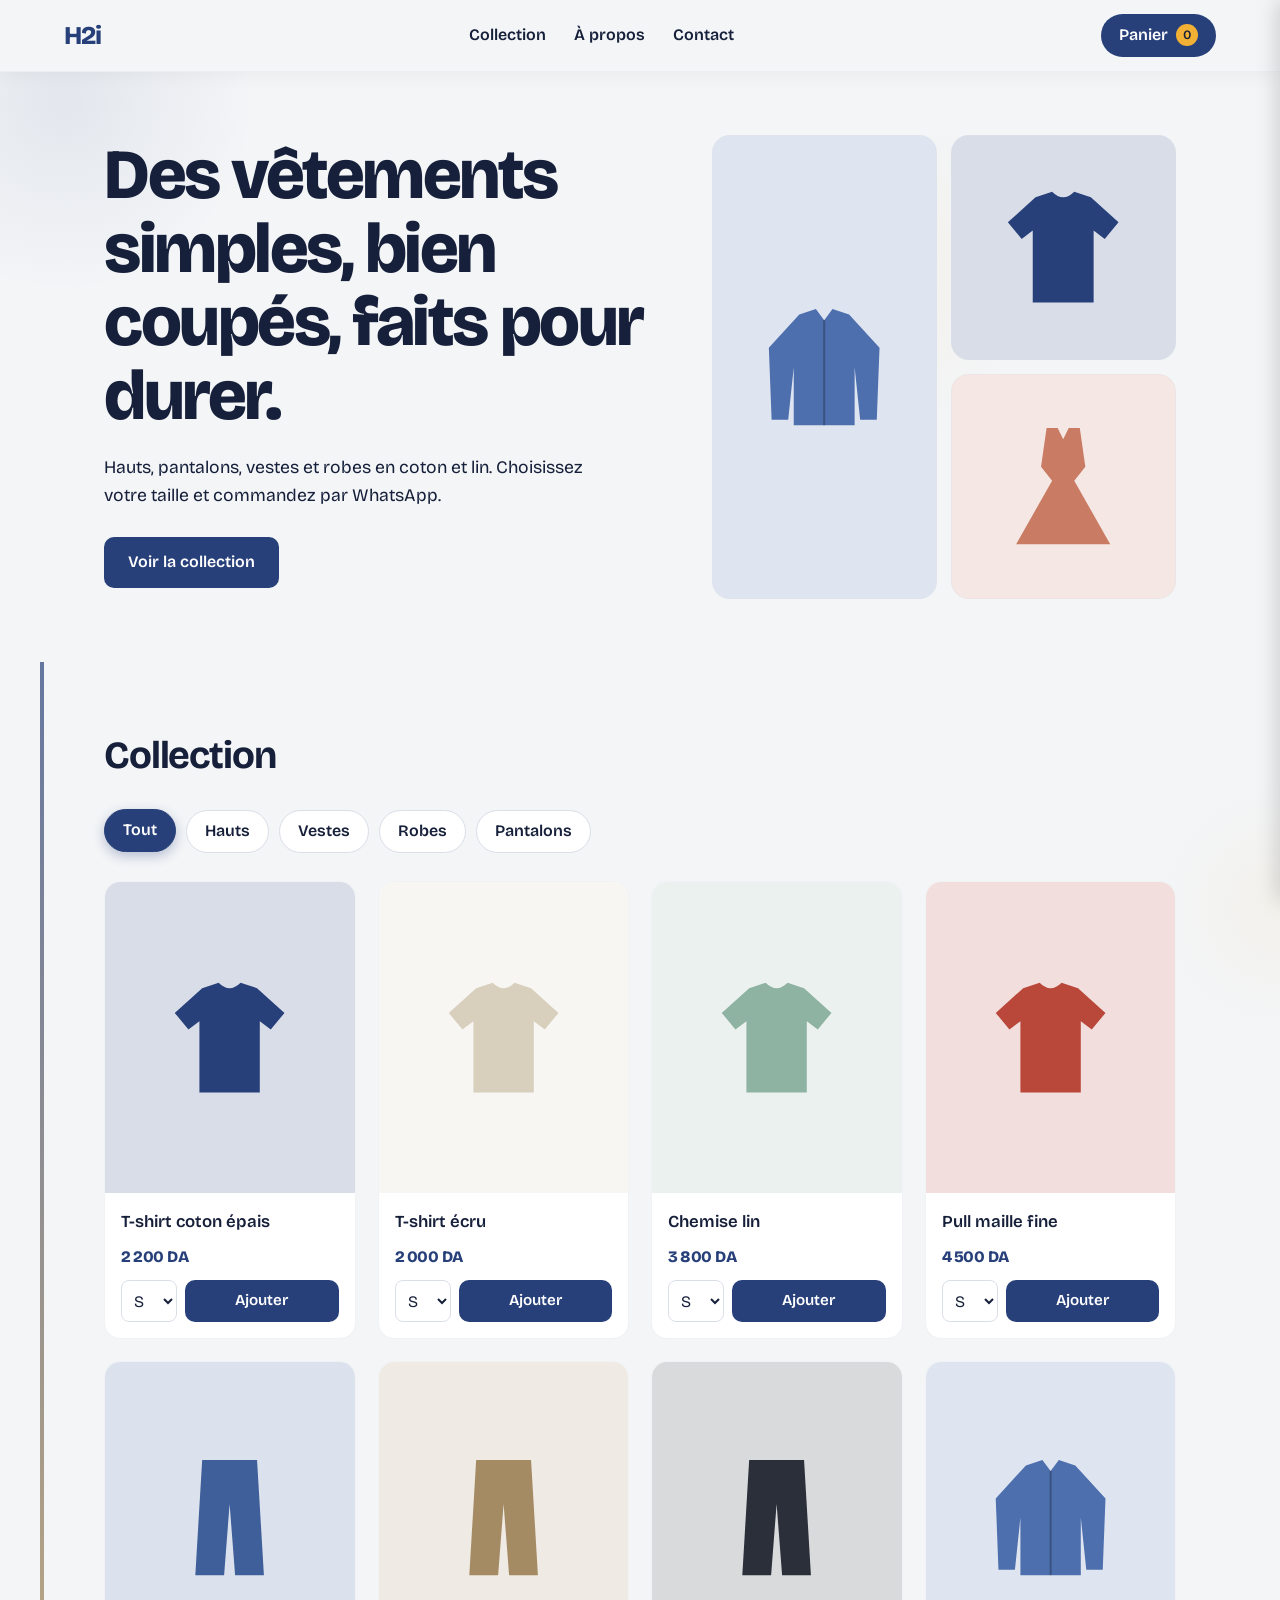
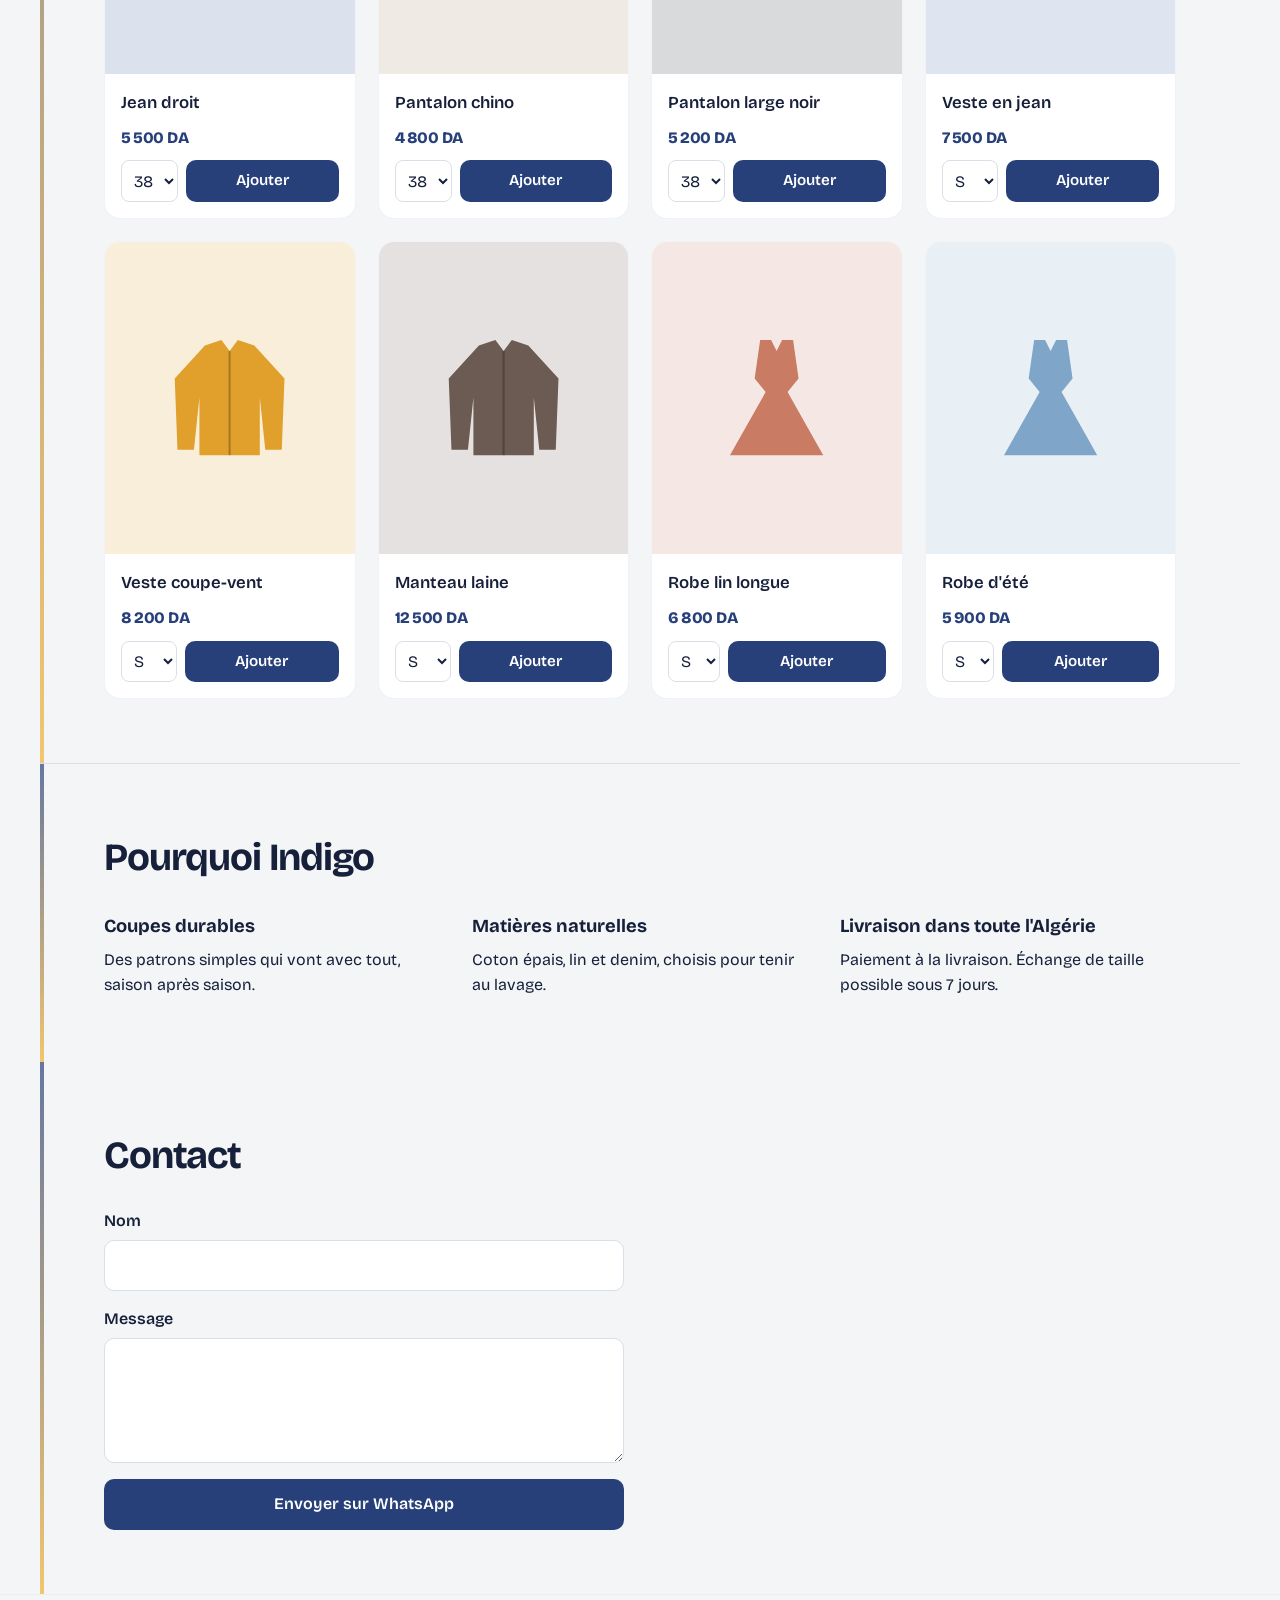
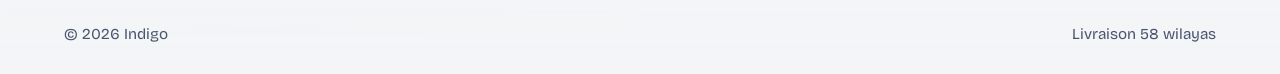
<file: index.html>
<!DOCTYPE html>
<html lang="fr">
<head>
<meta charset="UTF-8">
<meta name="viewport" content="width=device-width, initial-scale=1">
<title>Indigo – Boutique de vêtements</title>
<meta name="description" content="Vêtements simples et bien coupés pour homme et femme. Commande par WhatsApp.">
<link rel="preconnect" href="https://fonts.googleapis.com">
<link rel="preconnect" href="https://fonts.gstatic.com" crossorigin>
<link href="https://fonts.googleapis.com/css2?family=Bricolage+Grotesque:wght@400;600;800&display=swap" rel="stylesheet">
<link rel="stylesheet" href="style.css">
</head>
<body>

<header class="header" id="header">
  <a href="#top" class="logo">H2i</a>
  <nav id="nav" class="nav">
    <a href="#collection">Collection</a>
    <a href="#apropos">À propos</a>
    <a href="#contact">Contact</a>
  </nav>
  <div class="actions">
    <button id="cartBtn" class="cart-btn" aria-label="Ouvrir le panier">Panier <span id="cartCount">0</span></button>
    <button id="menuBtn" class="menu-btn" aria-label="Ouvrir le menu" aria-expanded="false">☰</button>
  </div>
</header>

<main id="top">
  <section class="hero">
    <div class="hero-text">
      <h1>Des vêtements simples, bien coupés, faits pour durer.</h1>
      <p>Hauts, pantalons, vestes et robes en coton et lin. Choisissez votre taille et commandez par WhatsApp.</p>
      <a href="#collection" class="btn">Voir la collection</a>
    </div>
    <div class="hero-art" id="heroArt" aria-hidden="true"></div>
  </section>

  <section id="collection" class="section">
    <h2>Collection</h2>
    <div class="filters" id="filters" role="group" aria-label="Filtrer par catégorie"></div>
    <div class="grid" id="grid"></div>
  </section>

  <section id="apropos" class="section about">
    <h2>Pourquoi Indigo</h2>
    <div class="about-grid">
      <div>
        <h3>Coupes durables</h3>
        <p>Des patrons simples qui vont avec tout, saison après saison.</p>
      </div>
      <div>
        <h3>Matières naturelles</h3>
        <p>Coton épais, lin et denim, choisis pour tenir au lavage.</p>
      </div>
      <div>
        <h3>Livraison dans toute l'Algérie</h3>
        <p>Paiement à la livraison. Échange de taille possible sous 7 jours.</p>
      </div>
    </div>
  </section>

  <section id="contact" class="section">
    <h2>Contact</h2>
    <form id="contactForm" class="contact">
      <label>Nom
        <input type="text" id="cName" required autocomplete="name">
      </label>
      <label>Message
        <textarea id="cMsg" rows="4" required></textarea>
      </label>
      <button type="submit" class="btn">Envoyer sur WhatsApp</button>
    </form>
  </section>
</main>

<footer class="footer">
  <span>© <span id="year"></span> Indigo</span>
  <span>Livraison 58 wilayas</span>
</footer>

<div id="overlay" class="overlay"></div>
<aside id="cart" class="cart" aria-label="Panier" aria-hidden="true">
  <div class="cart-head">
    <h2>Votre panier</h2>
    <button id="closeCart" class="icon-btn" aria-label="Fermer le panier">✕</button>
  </div>
  <div id="cartItems" class="cart-items"></div>
  <div class="cart-foot">
    <div class="total"><span>Total</span><strong id="cartTotal">0 DA</strong></div>
    <button id="checkout" class="btn full">Commander sur WhatsApp</button>
    <button id="clearCart" class="link-btn">Vider le panier</button>
  </div>
</aside>

<div id="toast" class="toast" role="status"></div>

<script src="script.js"></script>
</body>
</html>
</file>
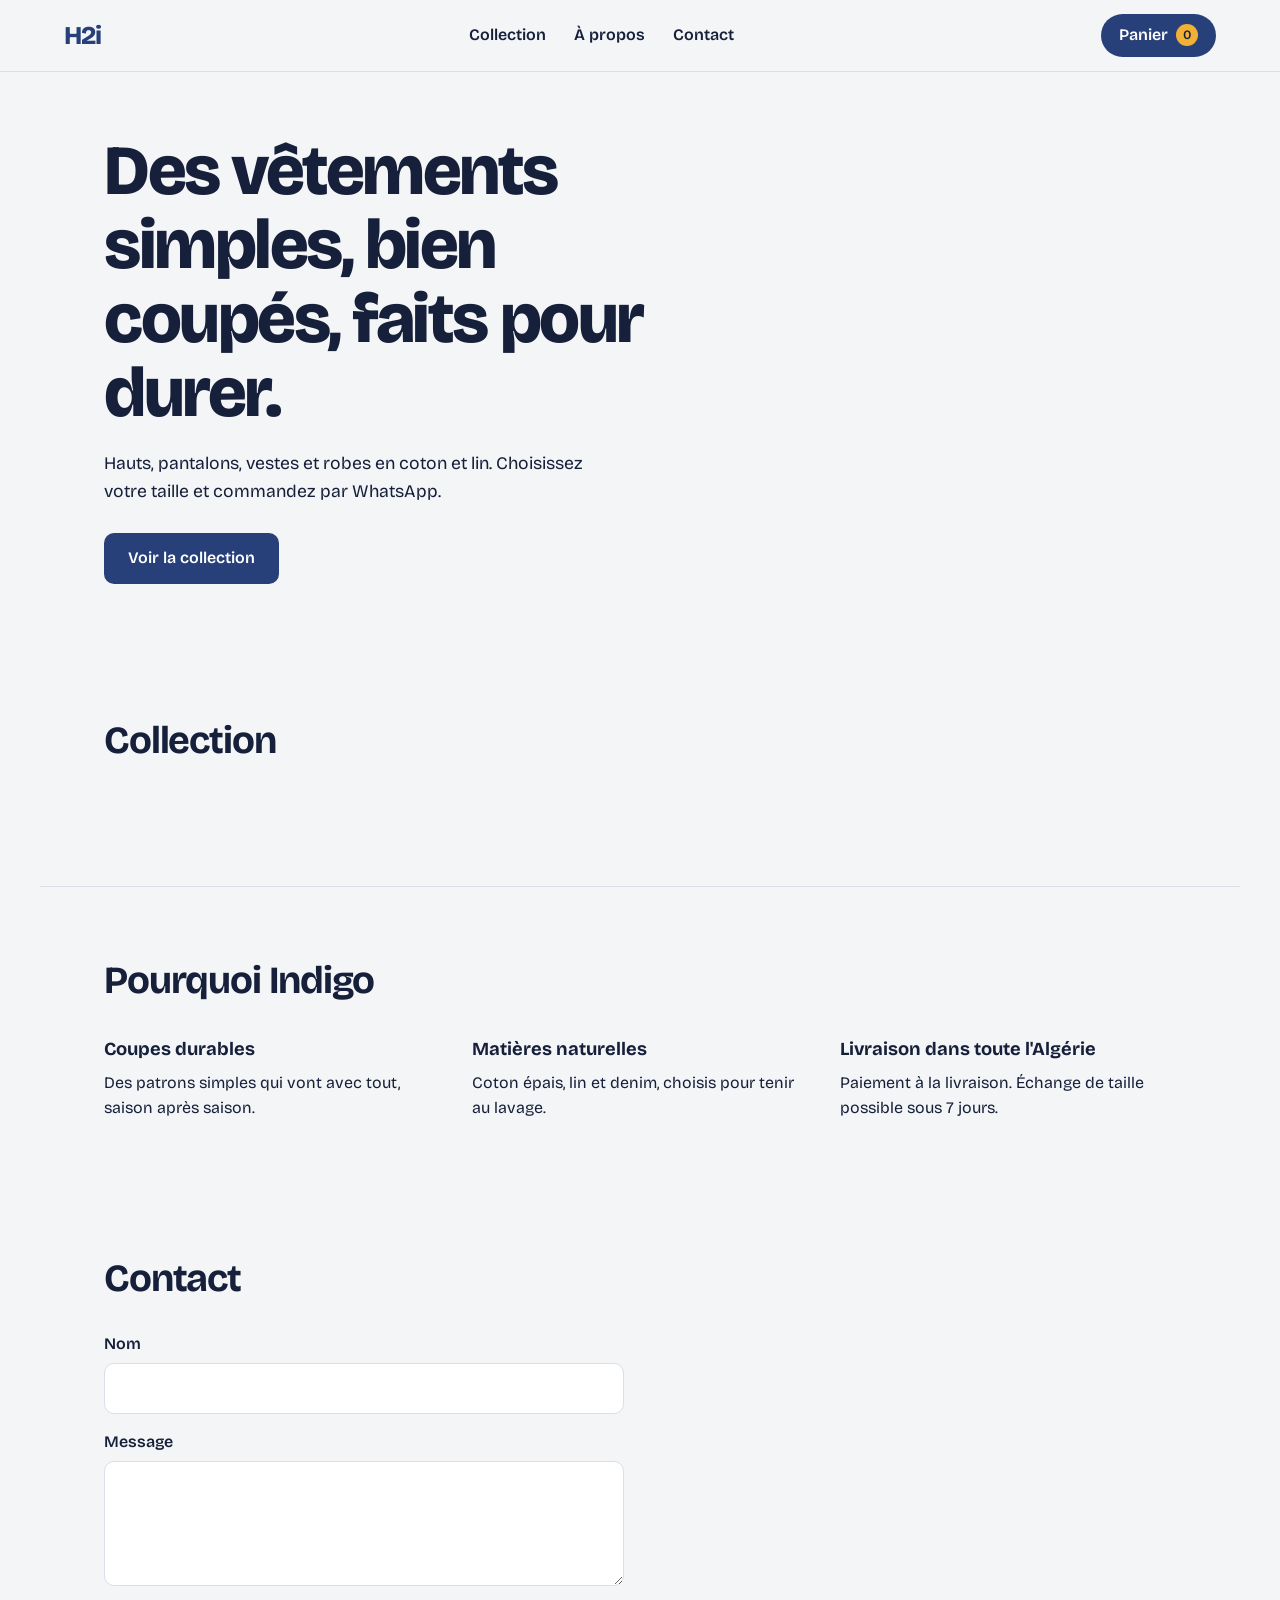
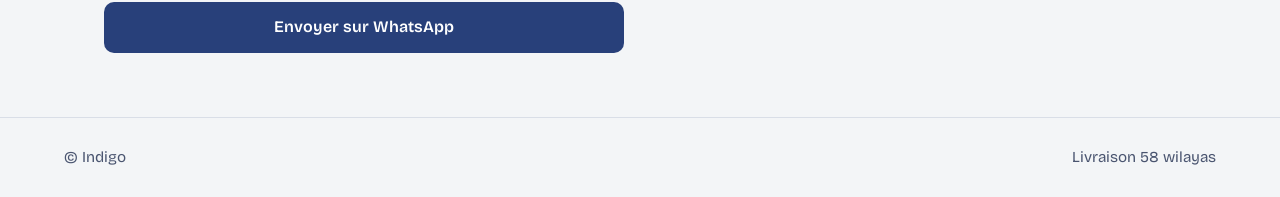
<file: H2i.html>
<!DOCTYPE html>
<html lang="fr">
<head>
<meta charset="UTF-8">
<meta name="viewport" content="width=device-width, initial-scale=1">
<title>Indigo – Boutique de vêtements</title>
<meta name="description" content="Vêtements simples et bien coupés pour homme et femme. Commande par WhatsApp.">
<link rel="preconnect" href="https://fonts.googleapis.com">
<link rel="preconnect" href="https://fonts.gstatic.com" crossorigin>
<link href="https://fonts.googleapis.com/css2?family=Bricolage+Grotesque:wght@400;600;800&display=swap" rel="stylesheet">
<link rel="stylesheet" href="H2i.css">
</head>
<body>

<header class="header">
  <a href="#top" class="logo">H2i</a>
  <nav id="nav" class="nav">
    <a href="#collection">Collection</a>
    <a href="#apropos">À propos</a>
    <a href="#contact">Contact</a>
  </nav>
  <div class="actions">
    <button id="cartBtn" class="cart-btn" aria-label="Ouvrir le panier">Panier <span id="cartCount">0</span></button>
    <button id="menuBtn" class="menu-btn" aria-label="Ouvrir le menu" aria-expanded="false">☰</button>
  </div>
</header>

<main id="top">
  <section class="hero">
    <div class="hero-text">
      <h1>Des vêtements simples, bien coupés, faits pour durer.</h1>
      <p>Hauts, pantalons, vestes et robes en coton et lin. Choisissez votre taille et commandez par WhatsApp.</p>
      <a href="#collection" class="btn">Voir la collection</a>
    </div>
    <div class="hero-art" id="heroArt" aria-hidden="true"></div>
  </section>

  <section id="collection" class="section">
    <h2>Collection</h2>
    <div class="filters" id="filters" role="group" aria-label="Filtrer par catégorie"></div>
    <div class="grid" id="grid"></div>
  </section>

  <section id="apropos" class="section about">
    <h2>Pourquoi Indigo</h2>
    <div class="about-grid">
      <div>
        <h3>Coupes durables</h3>
        <p>Des patrons simples qui vont avec tout, saison après saison.</p>
      </div>
      <div>
        <h3>Matières naturelles</h3>
        <p>Coton épais, lin et denim, choisis pour tenir au lavage.</p>
      </div>
      <div>
        <h3>Livraison dans toute l'Algérie</h3>
        <p>Paiement à la livraison. Échange de taille possible sous 7 jours.</p>
      </div>
    </div>
  </section>

  <section id="contact" class="section">
    <h2>Contact</h2>
    <form id="contactForm" class="contact">
      <label>Nom
        <input type="text" id="cName" required autocomplete="name">
      </label>
      <label>Message
        <textarea id="cMsg" rows="4" required></textarea>
      </label>
      <button type="submit" class="btn">Envoyer sur WhatsApp</button>
    </form>
  </section>
</main>

<footer class="footer">
  <span>© <span id="year"></span> Indigo</span>
  <span>Livraison 58 wilayas</span>
</footer>

<div id="overlay" class="overlay"></div>
<aside id="cart" class="cart" aria-label="Panier" aria-hidden="true">
  <div class="cart-head">
    <h2>Votre panier</h2>
    <button id="closeCart" class="icon-btn" aria-label="Fermer le panier">✕</button>
  </div>
  <div id="cartItems" class="cart-items"></div>
  <div class="cart-foot">
    <div class="total"><span>Total</span><strong id="cartTotal">0 DA</strong></div>
    <button id="checkout" class="btn full">Commander sur WhatsApp</button>
    <button id="clearCart" class="link-btn">Vider le panier</button>
  </div>
</aside>

<div id="toast" class="toast" role="status"></div>

<script src="H2i.js/script>
</body>
</html>
</file>
<file: style.css>
:root{
  --ink:#17203a;
  --paper:#f3f5f7;
  --white:#fff;
  --indigo:#28407a;
  --sky:#cfd9ee;
  --sun:#f2b134;
  --line:#d9dee7;
  --font:"Bricolage Grotesque",system-ui,-apple-system,"Segoe UI",sans-serif;
}
*{box-sizing:border-box;margin:0;padding:0}
html{scroll-behavior:smooth;scroll-padding-top:72px}
body{font-family:var(--font);background:var(--paper);color:var(--ink);line-height:1.55;font-size:16px}
img,svg{max-width:100%}
a{color:inherit}
:focus-visible{outline:3px solid var(--sun);outline-offset:2px}

/* Header */
.header{position:sticky;top:0;z-index:20;display:flex;align-items:center;justify-content:space-between;gap:16px;padding:14px 5vw;background:var(--paper);border-bottom:1px solid var(--line)}
.logo{font-weight:800;font-size:1.6rem;letter-spacing:-.03em;text-decoration:none;color:var(--indigo)}
.nav{display:flex;gap:28px}
.nav a{text-decoration:none;font-weight:600}
.nav a:hover{color:var(--indigo)}
.actions{display:flex;align-items:center;gap:10px}
.cart-btn{font:inherit;font-weight:600;background:var(--indigo);color:var(--white);border:0;border-radius:999px;padding:9px 18px;cursor:pointer;display:flex;gap:8px;align-items:center}
.cart-btn span{background:var(--sun);color:var(--ink);border-radius:999px;min-width:22px;height:22px;display:grid;place-items:center;font-size:.8rem;padding:0 6px}
.menu-btn{display:none;font-size:1.4rem;background:none;border:0;cursor:pointer;color:var(--ink);padding:4px 8px}

/* Boutons */
.btn{display:inline-block;font:inherit;font-weight:600;background:var(--indigo);color:var(--white);border:0;border-radius:10px;padding:13px 24px;cursor:pointer;text-decoration:none;transition:background .2s}
.btn:hover{background:var(--ink)}
.btn.full{width:100%}
.link-btn{font:inherit;background:none;border:0;color:var(--indigo);text-decoration:underline;cursor:pointer;margin-top:10px;width:100%}
.icon-btn{background:none;border:0;font-size:1.2rem;cursor:pointer;padding:6px 10px;color:var(--ink)}

/* Hero */
.hero{display:grid;grid-template-columns:1.1fr .9fr;gap:40px;align-items:center;padding:7vh 5vw;max-width:1200px;margin:0 auto}
.hero h1{font-size:clamp(2.2rem,5.5vw,4.4rem);line-height:1.05;letter-spacing:-.035em;font-weight:800;margin-bottom:20px}
.hero p{max-width:46ch;font-size:1.1rem;margin-bottom:28px}
.hero-art{display:grid;grid-template-columns:repeat(2,1fr);gap:14px}
.hero-art .tile{aspect-ratio:1;border-radius:18px;display:grid;place-items:center}
.hero-art .tile:nth-child(1){grid-row:span 2;aspect-ratio:auto}
.hero-art svg{width:62%}

/* Sections */
.section{max-width:1200px;margin:0 auto;padding:64px 5vw}
.section h2{font-size:clamp(1.7rem,3.5vw,2.4rem);letter-spacing:-.03em;margin-bottom:24px}

/* Filtres */
.filters{display:flex;flex-wrap:wrap;gap:10px;margin-bottom:28px}
.chip{font:inherit;font-weight:600;background:var(--white);border:1px solid var(--line);border-radius:999px;padding:8px 18px;cursor:pointer;color:var(--ink)}
.chip[aria-pressed="true"]{background:var(--indigo);border-color:var(--indigo);color:var(--white)}

/* Produits */
.grid{display:grid;grid-template-columns:repeat(auto-fill,minmax(230px,1fr));gap:22px}
.card{background:var(--white);border-radius:16px;overflow:hidden;border:1px solid var(--line);display:flex;flex-direction:column}
.card-img{aspect-ratio:4/5;display:grid;place-items:center}
.card-img svg{width:55%}
.card-body{padding:16px;display:flex;flex-direction:column;gap:10px;flex:1}
.card h3{font-size:1.05rem;font-weight:600}
.price{font-weight:800;color:var(--indigo)}
.card-row{display:flex;gap:8px;margin-top:auto}
.card select{font:inherit;padding:9px 8px;border:1px solid var(--line);border-radius:8px;background:var(--white);color:var(--ink)}
.card .btn{flex:1;padding:9px 12px;font-size:.95rem}

/* À propos */
.about{border-top:1px solid var(--line)}
.about-grid{display:grid;grid-template-columns:repeat(3,1fr);gap:32px}
.about h3{font-size:1.15rem;margin-bottom:8px}

/* Contact */
.contact{display:grid;gap:16px;max-width:520px}
.contact label{display:grid;gap:6px;font-weight:600}
.contact input,.contact textarea{font:inherit;padding:12px;border:1px solid var(--line);border-radius:10px;background:var(--white);width:100%}

/* Footer */
.footer{display:flex;justify-content:space-between;flex-wrap:wrap;gap:8px;padding:28px 5vw;border-top:1px solid var(--line);color:#4a5570;font-size:.95rem}

/* Panier */
.overlay{position:fixed;inset:0;background:rgba(23,32,58,.45);opacity:0;pointer-events:none;transition:opacity .25s;z-index:30}
.overlay.open{opacity:1;pointer-events:auto}
.cart{position:fixed;top:0;right:0;height:100%;width:min(420px,100%);background:var(--white);z-index:40;transform:translateX(100%);transition:transform .3s;display:flex;flex-direction:column}
.cart.open{transform:none}
.cart-head{display:flex;justify-content:space-between;align-items:center;padding:18px 20px;border-bottom:1px solid var(--line)}
.cart-head h2{margin:0;font-size:1.3rem}
.cart-items{flex:1;overflow-y:auto;padding:12px 20px}
.empty{padding:30px 0;color:#4a5570}
.item{display:grid;grid-template-columns:56px 1fr auto;gap:12px;align-items:center;padding:12px 0;border-bottom:1px solid var(--line)}
.item-img{width:56px;height:56px;border-radius:10px;display:grid;place-items:center}
.item-img svg{width:60%}
.item h4{font-size:.95rem;font-weight:600}
.item small{color:#4a5570}
.qty{display:flex;align-items:center;gap:6px;margin-top:4px}
.qty button{width:26px;height:26px;border-radius:6px;border:1px solid var(--line);background:var(--white);cursor:pointer;font:inherit}
.rm{background:none;border:0;cursor:pointer;color:#a33;font-size:.85rem}
.cart-foot{padding:18px 20px;border-top:1px solid var(--line)}
.total{display:flex;justify-content:space-between;margin-bottom:14px;font-size:1.1rem}

/* Toast */
.toast{position:fixed;left:50%;bottom:24px;transform:translate(-50%,30px);background:var(--ink);color:var(--white);padding:11px 20px;border-radius:10px;opacity:0;pointer-events:none;transition:.25s;z-index:50;max-width:90vw;text-align:center}
.toast.show{opacity:1;transform:translate(-50%,0)}

/* Mobile */
@media (max-width:860px){
  .hero{grid-template-columns:1fr;padding-top:4vh}
  .about-grid{grid-template-columns:1fr;gap:20px}
}
@media (max-width:700px){
  .menu-btn{display:block}
  .nav{position:absolute;top:100%;left:0;right:0;background:var(--paper);flex-direction:column;gap:0;border-bottom:1px solid var(--line);display:none}
  .nav.open{display:flex}
  .nav a{padding:16px 5vw;border-top:1px solid var(--line)}
  .grid{grid-template-columns:repeat(2,1fr);gap:12px}
  .card-body{padding:12px}
  .card-row{flex-direction:column}
  .card select,.card .btn{width:100%}
  .section{padding:44px 5vw}
}
@media (max-width:380px){
  .grid{grid-template-columns:1fr}
}
@media (prefers-reduced-motion:reduce){
  *{transition:none!important;scroll-behavior:auto!important}
}

/* Enhanced Effects & Animations */

/* Hero section enhancements */
.hero-art {
  position: relative;
  overflow: hidden;
}

.hero-art::before {
  content: '';
  position: absolute;
  top: 0;
  left: 0;
  width: 100%;
  height: 100%;
  background: radial-gradient(circle at 30% 30%, rgba(242, 177, 52, 0.08) 0%, transparent 40%);
  pointer-events: none;
  z-index: -1;
}

.hero-art .tile {
  transition: transform 0.4s cubic-bezier(0.25, 0.8, 0.25, 1),
              box-shadow 0.4s ease,
              background-color 0.3s ease;
  border: 1px solid rgba(217, 222, 231, 0.3);
}

.hero-art .tile:hover {
  transform: translateY(-8px) scale(1.02);
  box-shadow: 0 12px 24px rgba(23, 32, 58, 0.12);
  background-color: rgba(255, 255, 255, 0.8);
}

.hero-art .tile:nth-child(1):hover {
  transform: translateY(-4px) scale(1.01);
}

/* Product card enhancements */
.card {
  position: relative;
  overflow: hidden;
  transition: all 0.4s cubic-bezier(0.25, 0.8, 0.25, 1);
  border: 1px solid rgba(217, 222, 231, 0.4);
}

.card:hover {
  transform: translateY(-6px);
  box-shadow: 0 16px 32px rgba(23, 32, 58, 0.15);
  border-color: rgba(40, 64, 122, 0.3);
}

.card-img {
  position: relative;
  transition: all 0.5s ease;
}

.card-img::after {
  content: '';
  position: absolute;
  top: 0;
  left: 0;
  width: 100%;
  height: 100%;
  background: linear-gradient(
    to bottom,
    transparent 0%,
    rgba(255, 255, 255, 0.03) 30%,
    rgba(255, 255, 255, 0.08) 70%,
    rgba(255, 255, 255, 0.12) 100%
  );
  pointer-events: none;
  opacity: 0;
  transition: opacity 0.3s ease;
}

.card:hover .card-img::after {
  opacity: 1;
}

.card h3 {
  transition: color 0.3s ease;
}

.card:hover h3 {
  color: var(--indigo);
  text-shadow: 0 1px 2px rgba(40, 64, 122, 0.2);
}

.price {
  position: relative;
  font-family: var(--font);
  letter-spacing: -0.5px;
}

.price::before {
  content: '';
  position: absolute;
  left: -6px;
  top: 50%;
  transform: translateY(-50%);
  width: 3px;
  height: 18px;
  background: var(--sun);
  opacity: 0;
  transition: opacity 0.3s ease, left 0.3s ease;
}

.card:hover .price::before {
  opacity: 1;
  left: -4px;
}

/* Button enhancements */
.btn {
  position: relative;
  overflow: hidden;
  transition: all 0.3s ease;
  border: none;
  background: var(--indigo);
  color: var(--white);
  font-weight: 600;
  cursor: pointer;
}

.btn::before {
  content: '';
  position: absolute;
  top: 0;
  left: -100%;
  width: 100%;
  height: 100%;
  background: linear-gradient(
    90deg,
    transparent,
    rgba(255, 255, 255, 0.2),
    transparent
  );
  transition: all 0.6s ease;
}

.btn:hover::before {
  left: 100%;
}

.btn:active {
  transform: scale(0.97);
}

.btn.full,
.link-btn,
.icon-btn {
  transition: all 0.3s ease;
}

.btn.full:hover,
.link-btn:hover,
.icon-btn:hover {
  transform: translateY(-2px);
}

/* Filter chip enhancements */
.chip {
  position: relative;
  transition: all 0.3s ease;
  border: 1px solid var(--line);
  background: var(--white);
  color: var(--ink);
  font-weight: 600;
  cursor: pointer;
}

.chip:hover {
  transform: translateY(-2px);
  box-shadow: 0 4px 12px rgba(23, 32, 58, 0.1);
  border-color: rgba(40, 64, 122, 0.4);
}

.chip[aria-pressed="true"] {
  background: var(--indigo);
  border-color: var(--indigo);
  color: var(--white);
  transform: translateY(-1px);
  box-shadow: 0 4px 12px rgba(40, 64, 122, 0.3);
}

.chip[aria-pressed="true"]:hover {
  background: var(--ink);
  border-color: var(--ink);
}

/* Section entrance animations */
.section {
  opacity: 0;
  transform: translateY(30px);
  transition: opacity 0.6s ease, transform 0.6s ease;
}

.section.visible {
  opacity: 1;
  transform: translateY(0);
}

/* Header enhancements */
.header {
  background: var(--paper);
  backdrop-filter: blur(8px);
  border-bottom: 1px solid rgba(217, 222, 231, 0.3);
  box-shadow: 0 2px 20px rgba(0, 0, 0, 0.05);
  transition: all 0.4s ease;
}

.header.scrolled {
  background: rgba(243, 245, 247, 0.95);
  box-shadow: 0 4px 20px rgba(0, 0, 0, 0.1);
}

.logo {
  position: relative;
  display: inline-block;
  transition: all 0.3s ease;
}

.logo:hover {
  transform: scale(1.05) rotate(-2deg);
  text-shadow: 0 2px 4px rgba(40, 64, 122, 0.3);
}

.nav a {
  position: relative;
  transition: all 0.3s ease;
}

.nav a::after {
  content: '';
  position: absolute;
  bottom: -4px;
  left: 0;
  width: 0;
  height: 2px;
  background: var(--sun);
  transition: width 0.3s ease;
}

.nav a:hover::after {
  width: 100%;
}

.nav a:hover {
  color: var(--indigo);
}

/* Cart enhancements */
.cart {
  box-shadow: -4px 0 20px rgba(0, 0, 0, 0.15);
  border-left: 1px solid rgba(217, 222, 231, 0.3);
  background: var(--white);
  backdrop-filter: blur(4px);
}

.cart.open {
  transform: translateX(0);
  box-shadow: -4px 0 30px rgba(0, 0, 0, 0.2);
}

.cart-head {
  border-bottom: 1px solid rgba(217, 222, 231, 0.2);
  background: linear-gradient(to right, var(--white) 0%, rgba(243, 245, 247, 0.8) 100%);
}

.cart-items {
  scrollbar-width: thin;
  scrollbar-color: var(--line) var(--white);
}

.cart-items::-webkit-scrollbar {
  width: 6px;
}

.cart-items::-webkit-scrollbar-track {
  background: var(--white);
}

.cart-items::-webkit-scrollbar-thumb {
  background-color: var(--line);
  border-radius: 3px;
}

.item {
  transition: all 0.3s ease;
  border-bottom: 1px solid rgba(217, 222, 231, 0.2);
}

.item:hover {
  transform: translateX(4px);
  background-color: rgba(243, 245, 247, 0.5);
}

.qty button {
  transition: all 0.2s ease;
  border: 1px solid var(--line);
}

.qty button:hover {
  background: var(--indigo);
  color: var(--white);
  border-color: var(--indigo);
}

.rm {
  transition: all 0.2s ease;
  color: #a33;
  font-size: 0.85rem;
}

.rm:hover {
  color: #c41e3a;
  transform: scale(1.1);
}

/* Toast enhancements */
.toast {
  backdrop-filter: blur(8px);
  background: rgba(23, 32, 58, 0.92);
  border: 1px solid rgba(40, 64, 122, 0.3);
  box-shadow: 0 8px 24px rgba(0, 0, 0, 0.15);
  transition: all 0.3s ease;
}

.toast.show {
  transform: translate(-50%, 0);
  box-shadow: 0 12px 28px rgba(0, 0, 0, 0.2);
}

/* Footer enhancements */
.footer {
  position: relative;
  overflow: hidden;
  border-top: 1px solid rgba(217, 222, 231, 0.3);
  background: linear-gradient(to bottom, var(--paper) 0%, rgba(243, 245, 247, 0.8) 100%);
}

.footer::before {
  content: '';
  position: absolute;
  top: -50%;
  left: 0;
  width: 100%;
  height: 100%;
  background: radial-gradient(
    circle at 20% 80%,
    rgba(40, 64, 122, 0.03) 0%,
    transparent 40%
  );
  pointer-events: none;
  z-index: -1;
}

.footer span {
  display: inline-block;
  transition: all 0.3s ease;
}

.footer span:hover {
  transform: translateY(-2px);
  color: var(--indigo);
}

/* Contact form enhancements */
.contact input,
.contact textarea {
  transition: all 0.3s ease;
  border: 1px solid var(--line);
  background: var(--white);
  color: var(--ink);
  font-family: var(--font);
}

.contact input:focus,
.contact textarea:focus {
  outline: none;
  border-color: var(--indigo);
  box-shadow: 0 0 0 3px rgba(40, 64, 122, 0.15);
  transform: translateY(-1px);
}

.contact label {
  transition: all 0.2s ease;
}

.contact label:hover {
  color: var(--indigo);
}

.contact button {
  position: relative;
  overflow: hidden;
  transition: all 0.3s ease;
}

.contact button:hover {
  background: var(--ink);
  transform: translateY(-2px);
}

.contact button:active {
  transform: scale(0.97);
}

/* Decorative floating elements */
.hero::before,
.hero::after {
  content: '';
  position: absolute;
  border-radius: 50%;
  pointer-events: none;
  z-index: -2;
}

.hero::before {
  top: -10%;
  left: -10%;
  width: 30vw;
  height: 30vw;
  background: radial-gradient(
    circle at center,
    rgba(40, 64, 122, 0.08) 0%,
    transparent 70%
  );
  animation: float 6s ease-in-out infinite;
}

.hero::after {
  bottom: -15%;
  right: -10%;
  width: 20vw;
  height: 20vw;
  background: radial-gradient(
    circle at center,
    rgba(242, 177, 52, 0.06) 0%,
    transparent 70%
  );
  animation: float 8s ease-in-out infinite 2s;
}

@keyframes float {
  0%, 100% {
    transform: translateY(0px) rotate(0deg);
  }
  50% {
    transform: translateY(-20px) rotate(10deg);
  }
}

/* Section divider enhancements */
.section::before {
  content: '';
  position: absolute;
  top: 0;
  left: 0;
  width: 4px;
  height: 100%;
  background: linear-gradient(to bottom, var(--indigo) 0%, var(--sun) 100%);
  opacity: 0;
  transition: opacity 0.5s ease;
}

.section.visible::before {
  opacity: 0.7;
}

/* Loading skeleton effect */
.loading {
  position: relative;
  overflow: hidden;
}

.loading::after {
  content: '';
  position: absolute;
  top: 0;
  left: -100%;
  width: 100%;
  height: 100%;
  background: linear-gradient(
    90deg,
    transparent,
    rgba(255, 255, 255, 0.2),
    transparent
  );
  animation: loading 1.5s infinite;
}

@keyframes loading {
  0% {
    left: -100%;
  }
  100% {
    left: 100%;
  }
}

/* Responsive adjustments for animations */
@media (max-width: 768px) {
  .hero::before,
  .hero::after {
    display: none;
  }

  .section::before {
    width: 2px;
  }
}
</file>
<file: H2i.css>
:root{
  --ink:#17203a;
  --paper:#f3f5f7;
  --white:#fff;
  --indigo:#28407a;
  --sky:#cfd9ee;
  --sun:#f2b134;
  --line:#d9dee7;
  --font:"Bricolage Grotesque",system-ui,-apple-system,"Segoe UI",sans-serif;
}
*{box-sizing:border-box;margin:0;padding:0}
html{scroll-behavior:smooth;scroll-padding-top:72px}
body{font-family:var(--font);background:var(--paper);color:var(--ink);line-height:1.55;font-size:16px}
img,svg{max-width:100%}
a{color:inherit}
:focus-visible{outline:3px solid var(--sun);outline-offset:2px}

/* Header */
.header{position:sticky;top:0;z-index:20;display:flex;align-items:center;justify-content:space-between;gap:16px;padding:14px 5vw;background:var(--paper);border-bottom:1px solid var(--line)}
.logo{font-weight:800;font-size:1.6rem;letter-spacing:-.03em;text-decoration:none;color:var(--indigo)}
.nav{display:flex;gap:28px}
.nav a{text-decoration:none;font-weight:600}
.nav a:hover{color:var(--indigo)}
.actions{display:flex;align-items:center;gap:10px}
.cart-btn{font:inherit;font-weight:600;background:var(--indigo);color:var(--white);border:0;border-radius:999px;padding:9px 18px;cursor:pointer;display:flex;gap:8px;align-items:center}
.cart-btn span{background:var(--sun);color:var(--ink);border-radius:999px;min-width:22px;height:22px;display:grid;place-items:center;font-size:.8rem;padding:0 6px}
.menu-btn{display:none;font-size:1.4rem;background:none;border:0;cursor:pointer;color:var(--ink);padding:4px 8px}

/* Boutons */
.btn{display:inline-block;font:inherit;font-weight:600;background:var(--indigo);color:var(--white);border:0;border-radius:10px;padding:13px 24px;cursor:pointer;text-decoration:none;transition:background .2s}
.btn:hover{background:var(--ink)}
.btn.full{width:100%}
.link-btn{font:inherit;background:none;border:0;color:var(--indigo);text-decoration:underline;cursor:pointer;margin-top:10px;width:100%}
.icon-btn{background:none;border:0;font-size:1.2rem;cursor:pointer;padding:6px 10px;color:var(--ink)}

/* Hero */
.hero{display:grid;grid-template-columns:1.1fr .9fr;gap:40px;align-items:center;padding:7vh 5vw;max-width:1200px;margin:0 auto}
.hero h1{font-size:clamp(2.2rem,5.5vw,4.4rem);line-height:1.05;letter-spacing:-.035em;font-weight:800;margin-bottom:20px}
.hero p{max-width:46ch;font-size:1.1rem;margin-bottom:28px}
.hero-art{display:grid;grid-template-columns:repeat(2,1fr);gap:14px}
.hero-art .tile{aspect-ratio:1;border-radius:18px;display:grid;place-items:center}
.hero-art .tile:nth-child(1){grid-row:span 2;aspect-ratio:auto}
.hero-art svg{width:62%}

/* Sections */
.section{max-width:1200px;margin:0 auto;padding:64px 5vw}
.section h2{font-size:clamp(1.7rem,3.5vw,2.4rem);letter-spacing:-.03em;margin-bottom:24px}

/* Filtres */
.filters{display:flex;flex-wrap:wrap;gap:10px;margin-bottom:28px}
.chip{font:inherit;font-weight:600;background:var(--white);border:1px solid var(--line);border-radius:999px;padding:8px 18px;cursor:pointer;color:var(--ink)}
.chip[aria-pressed="true"]{background:var(--indigo);border-color:var(--indigo);color:var(--white)}

/* Produits */
.grid{display:grid;grid-template-columns:repeat(auto-fill,minmax(230px,1fr));gap:22px}
.card{background:var(--white);border-radius:16px;overflow:hidden;border:1px solid var(--line);display:flex;flex-direction:column}
.card-img{aspect-ratio:4/5;display:grid;place-items:center}
.card-img svg{width:55%}
.card-body{padding:16px;display:flex;flex-direction:column;gap:10px;flex:1}
.card h3{font-size:1.05rem;font-weight:600}
.price{font-weight:800;color:var(--indigo)}
.card-row{display:flex;gap:8px;margin-top:auto}
.card select{font:inherit;padding:9px 8px;border:1px solid var(--line);border-radius:8px;background:var(--white);color:var(--ink)}
.card .btn{flex:1;padding:9px 12px;font-size:.95rem}

/* À propos */
.about{border-top:1px solid var(--line)}
.about-grid{display:grid;grid-template-columns:repeat(3,1fr);gap:32px}
.about h3{font-size:1.15rem;margin-bottom:8px}

/* Contact */
.contact{display:grid;gap:16px;max-width:520px}
.contact label{display:grid;gap:6px;font-weight:600}
.contact input,.contact textarea{font:inherit;padding:12px;border:1px solid var(--line);border-radius:10px;background:var(--white);width:100%}

/* Footer */
.footer{display:flex;justify-content:space-between;flex-wrap:wrap;gap:8px;padding:28px 5vw;border-top:1px solid var(--line);color:#4a5570;font-size:.95rem}

/* Panier */
.overlay{position:fixed;inset:0;background:rgba(23,32,58,.45);opacity:0;pointer-events:none;transition:opacity .25s;z-index:30}
.overlay.open{opacity:1;pointer-events:auto}
.cart{position:fixed;top:0;right:0;height:100%;width:min(420px,100%);background:var(--white);z-index:40;transform:translateX(100%);transition:transform .3s;display:flex;flex-direction:column}
.cart.open{transform:none}
.cart-head{display:flex;justify-content:space-between;align-items:center;padding:18px 20px;border-bottom:1px solid var(--line)}
.cart-head h2{margin:0;font-size:1.3rem}
.cart-items{flex:1;overflow-y:auto;padding:12px 20px}
.empty{padding:30px 0;color:#4a5570}
.item{display:grid;grid-template-columns:56px 1fr auto;gap:12px;align-items:center;padding:12px 0;border-bottom:1px solid var(--line)}
.item-img{width:56px;height:56px;border-radius:10px;display:grid;place-items:center}
.item-img svg{width:60%}
.item h4{font-size:.95rem;font-weight:600}
.item small{color:#4a5570}
.qty{display:flex;align-items:center;gap:6px;margin-top:4px}
.qty button{width:26px;height:26px;border-radius:6px;border:1px solid var(--line);background:var(--white);cursor:pointer;font:inherit}
.rm{background:none;border:0;cursor:pointer;color:#a33;font-size:.85rem}
.cart-foot{padding:18px 20px;border-top:1px solid var(--line)}
.total{display:flex;justify-content:space-between;margin-bottom:14px;font-size:1.1rem}

/* Toast */
.toast{position:fixed;left:50%;bottom:24px;transform:translate(-50%,30px);background:var(--ink);color:var(--white);padding:11px 20px;border-radius:10px;opacity:0;pointer-events:none;transition:.25s;z-index:50;max-width:90vw;text-align:center}
.toast.show{opacity:1;transform:translate(-50%,0)}

/* Mobile */
@media (max-width:860px){
  .hero{grid-template-columns:1fr;padding-top:4vh}
  .about-grid{grid-template-columns:1fr;gap:20px}
}
@media (max-width:700px){
  .menu-btn{display:block}
  .nav{position:absolute;top:100%;left:0;right:0;background:var(--paper);flex-direction:column;gap:0;border-bottom:1px solid var(--line);display:none}
  .nav.open{display:flex}
  .nav a{padding:16px 5vw;border-top:1px solid var(--line)}
  .grid{grid-template-columns:repeat(2,1fr);gap:12px}
  .card-body{padding:12px}
  .card-row{flex-direction:column}
  .card select,.card .btn{width:100%}
  .section{padding:44px 5vw}
}
@media (max-width:380px){
  .grid{grid-template-columns:1fr}
}
@media (prefers-reduced-motion:reduce){
  *{transition:none!important;scroll-behavior:auto!important}
}
</file>
